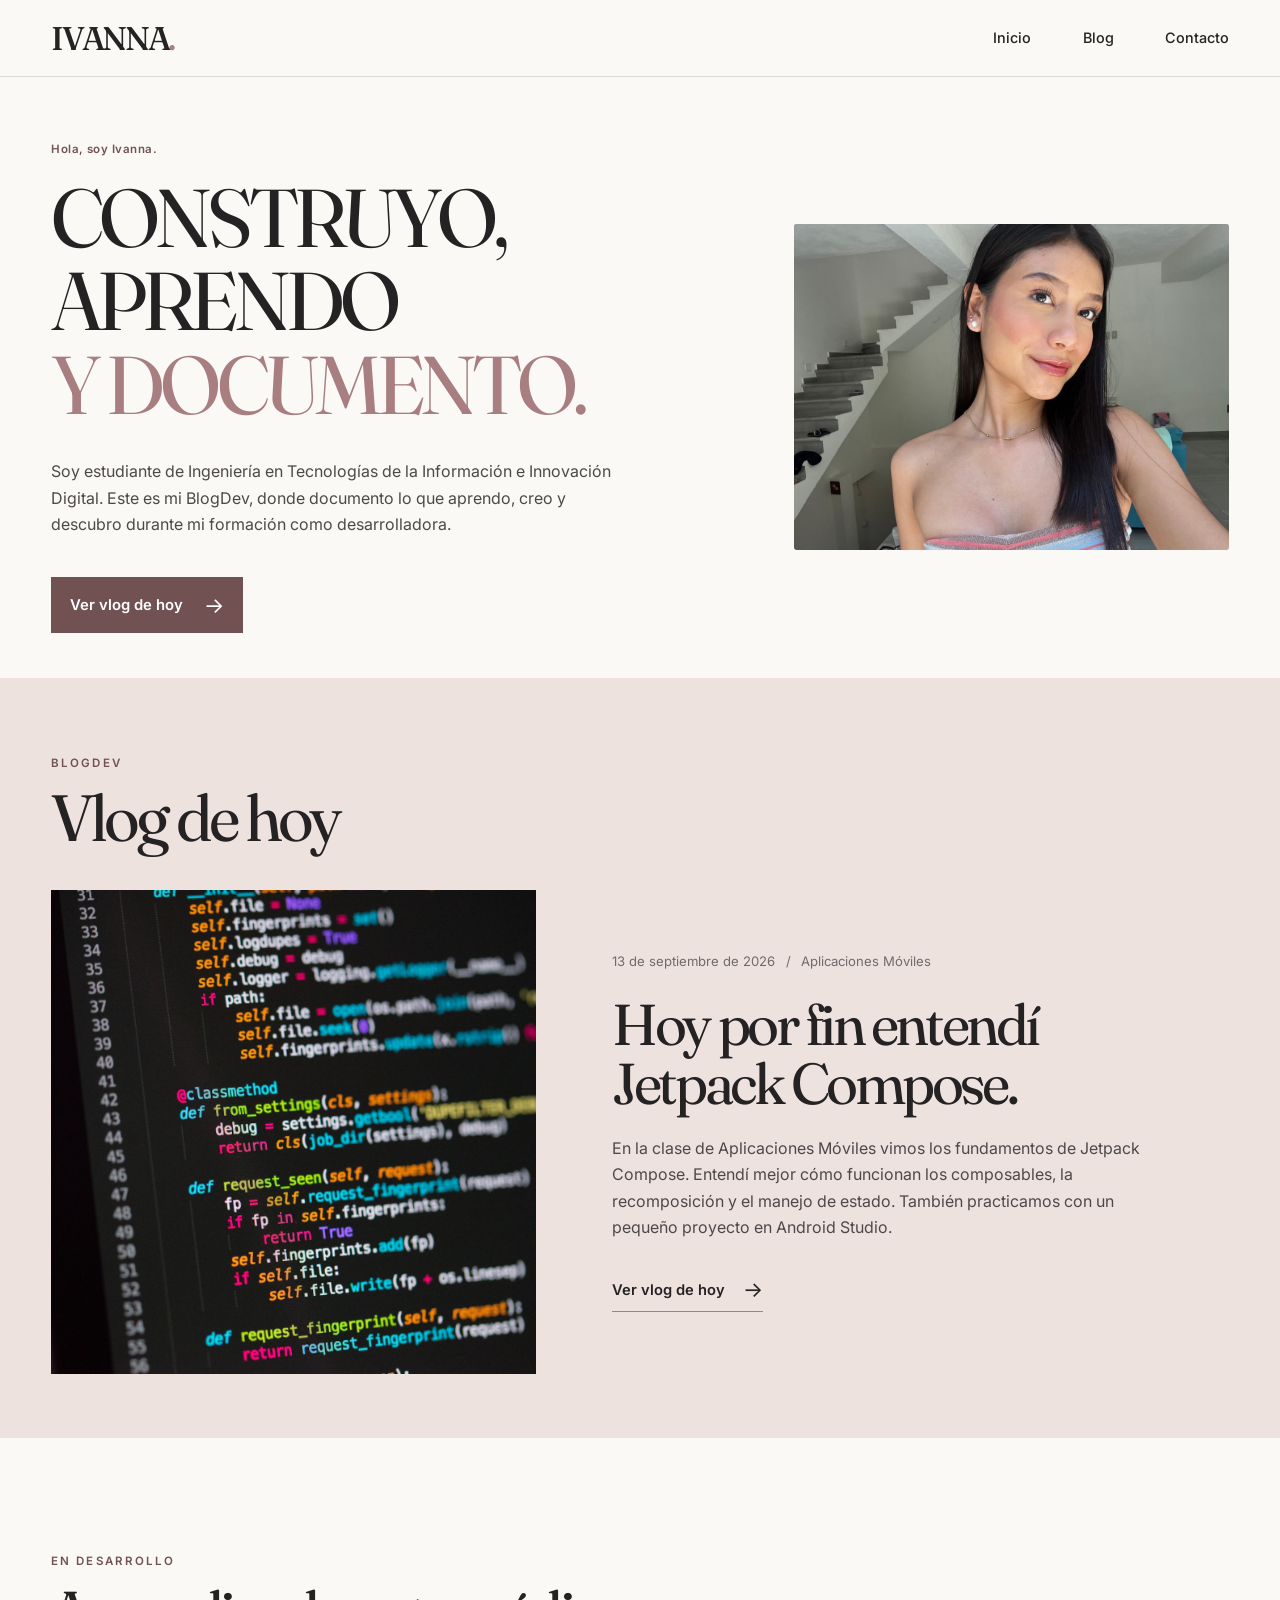
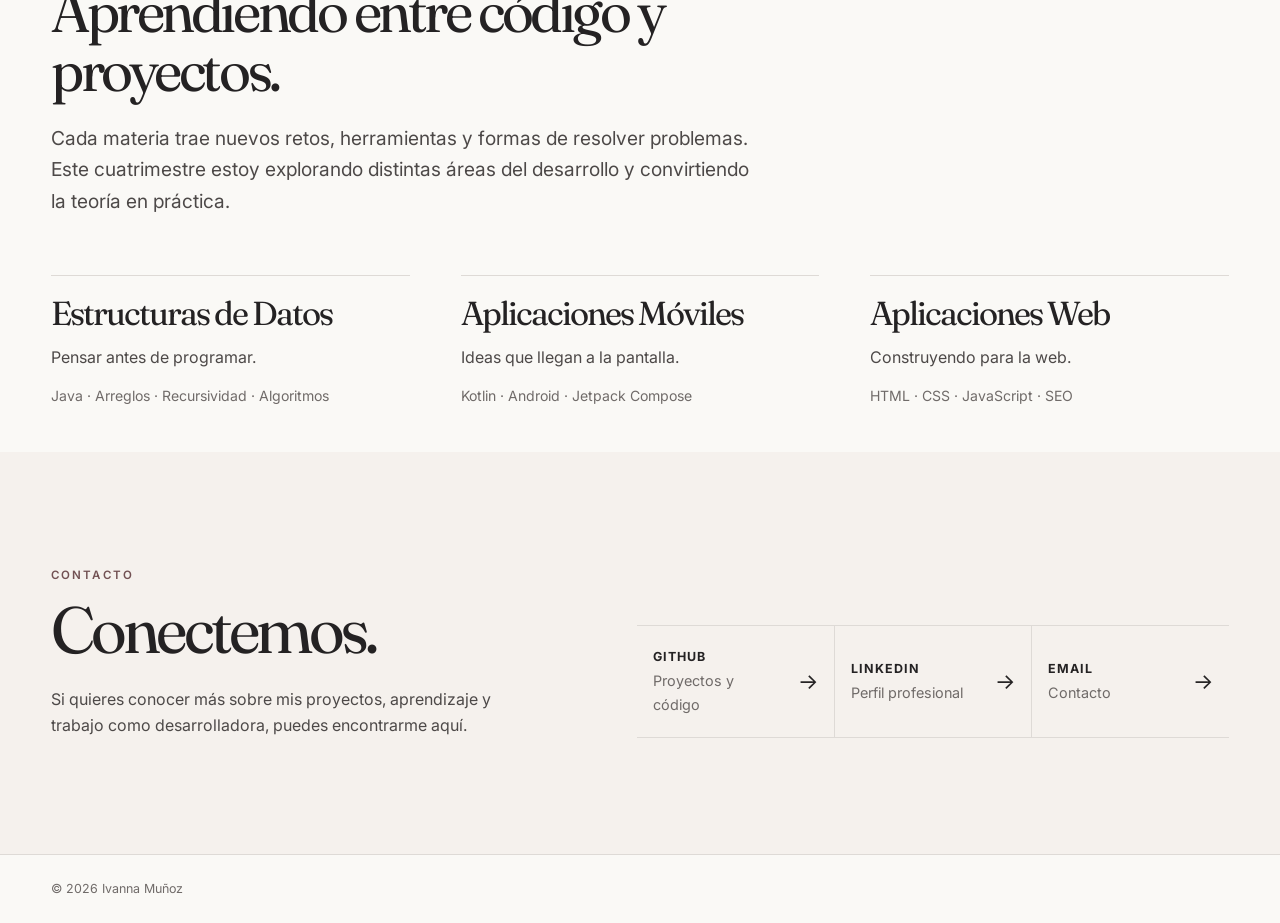
<file: index.html>
<!DOCTYPE html>
<html lang="es">
<head>
  <meta charset="UTF-8">
  <meta name="viewport" content="width=device-width, initial-scale=1.0">
  <meta name="description" content="BlogDev personal de Ivanna, estudiante de Ingeniería en Tecnologías de la Información e Innovación Digital, donde comparte aprendizajes, proyectos y experiencias en desarrollo de software.">
  <meta name="robots" content="index, follow">
  <link rel="canonical" href="https://253423-boop.github.io/blogdev-ivanna/">
  <meta property="og:title" content="Ivanna | BlogDev de Ingeniería y Desarrollo de Software">
  <meta property="og:description" content="BlogDev personal de Ivanna, estudiante de Ingeniería en Tecnologías de la Información e Innovación Digital, donde comparte aprendizajes, proyectos y experiencias en desarrollo de software.">
  <meta property="og:type" content="website">
  <meta property="og:image" content="img/ivanna.jpeg">
  <meta property="og:url" content="https://253423-boop.github.io/blogdev-ivanna/">
  <title>Ivanna | BlogDev de Ingeniería y Desarrollo de Software</title>
  <link rel="icon" href="favicon.ico" sizes="any">
  <link rel="preconnect" href="https://fonts.googleapis.com">
  <link rel="preconnect" href="https://fonts.gstatic.com" crossorigin>
  <link href="https://fonts.googleapis.com/css2?family=Fraunces:opsz,wght@9..144,400;9..144,500&family=Inter:wght@400;500;600&display=swap" rel="stylesheet">
  <link rel="stylesheet" href="css/styles.css">
  <script src="js/main.js" defer></script>
</head>
<body>
  <header class="site-header">
    <div class="site-header__inner">
      <a class="brand" href="#inicio" aria-label="Ivanna, ir al inicio">IVANNA<span>.</span></a>
      <button class="menu-toggle" type="button" aria-label="Abrir menú de navegación" aria-controls="site-navigation" aria-expanded="false">
        <span></span><span></span>
      </button>
      <nav class="site-nav" id="site-navigation" aria-label="Navegación principal">
        <a href="#inicio">Inicio</a>
        <a href="#blog">Blog</a>
        <a href="#contacto">Contacto</a>
      </nav>
    </div>
  </header>

  <main>
    <section class="hero" id="inicio" aria-labelledby="hero-title">
      <div class="hero__inner container">
        <div class="hero__content">
          <p class="eyebrow hero__intro">Hola, soy Ivanna.</p>
          <h1 id="hero-title"><span>Construyo,</span><span>aprendo</span><span>y documento.</span></h1>
          <p class="hero__description">Soy estudiante de Ingeniería en Tecnologías de la Información e Innovación Digital. Este es mi BlogDev, donde documento lo que aprendo, creo y descubro durante mi formación como desarrolladora.</p>
          <a class="button-link" href="blog/jetpack-compose.html">Ver vlog de hoy <span aria-hidden="true">→</span></a>
        </div>
        <figure class="hero__media">
          <img src="img/ivanna.jpeg" width="1176" height="882" alt="Ivanna, estudiante de Ingeniería en Tecnologías de la Información e Innovación Digital" fetchpriority="high">
        </figure>
      </div>
    </section>

    <section class="latest-entry" id="blog" aria-labelledby="latest-title">
      <div class="latest-entry__inner container">
        <div class="section-heading">
          <p class="eyebrow">BlogDev</p>
          <h2 id="latest-title">Vlog de hoy</h2>
        </div>
        <article class="entry-preview">
          <figure class="entry-preview__media">
            <img src="img/jetpack-compose.webp" width="1200" height="1200" alt="Computadora portátil mostrando código durante una sesión de desarrollo" loading="lazy">
          </figure>
          <div class="entry-preview__content">
            <p class="metadata"><time datetime="2026-09-13">13 de septiembre de 2026</time><span aria-hidden="true">/</span> Aplicaciones Móviles</p>
            <h3>Hoy por fin entendí Jetpack Compose.</h3>
            <p>En la clase de Aplicaciones Móviles vimos los fundamentos de Jetpack Compose. Entendí mejor cómo funcionan los composables, la recomposición y el manejo de estado. También practicamos con un pequeño proyecto en Android Studio.</p>
            <a class="text-link" href="blog/jetpack-compose.html">Ver vlog de hoy <span aria-hidden="true">→</span></a>
          </div>
        </article>
      </div>
    </section>

    <section class="development" aria-labelledby="development-title">
      <div class="development__inner container">
        <div class="development__intro">
          <p class="eyebrow">En desarrollo</p>
          <h2 id="development-title">Aprendiendo entre código y proyectos.</h2>
          <p>Cada materia trae nuevos retos, herramientas y formas de resolver problemas. Este cuatrimestre estoy explorando distintas áreas del desarrollo y convirtiendo la teoría en práctica.</p>
        </div>
        <div class="development__areas">
          <article class="development__area">
            <h3>Estructuras de Datos</h3>
            <p>Pensar antes de programar.</p>
            <p>Java · Arreglos · Recursividad · Algoritmos</p>
          </article>
          <article class="development__area">
            <h3>Aplicaciones Móviles</h3>
            <p>Ideas que llegan a la pantalla.</p>
            <p>Kotlin · Android · Jetpack Compose</p>
          </article>
          <article class="development__area">
            <h3>Aplicaciones Web</h3>
            <p>Construyendo para la web.</p>
            <p>HTML · CSS · JavaScript · SEO</p>
          </article>
        </div>
      </div>
    </section>

    <section class="contact" id="contacto" aria-labelledby="contact-title">
      <div class="contact__inner container">
        <div class="contact__intro">
          <p class="eyebrow">Contacto</p>
          <h2 id="contact-title">Conectemos.</h2>
          <p>Si quieres conocer más sobre mis proyectos, aprendizaje y trabajo como desarrolladora, puedes encontrarme aquí.</p>
        </div>
        <address class="contact-links">
          <a href="https://github.com/253423-boop" target="_blank" rel="noopener noreferrer" aria-label="GitHub: proyectos y código">
            <span><strong>GitHub</strong>Proyectos y código</span><b aria-hidden="true">→</b>
          </a>
          <a href="https://www.linkedin.com/in/ivanna-mu%C3%B1oz-hernandez-20373789/" target="_blank" rel="noopener noreferrer" aria-label="LinkedIn: perfil profesional">
            <span><strong>LinkedIn</strong>Perfil profesional</span><b aria-hidden="true">→</b>
          </a>
          <a href="mailto:253423@it2id.upchiapas.edu.mx" aria-label="Email: contacto">
            <span><strong>Email</strong>Contacto</span><b aria-hidden="true">→</b>
          </a>
        </address>
      </div>
    </section>
  </main>

  <footer class="site-footer">
    <div class="container">© 2026 Ivanna Muñoz</div>
  </footer>
</body>
</html>
</file>
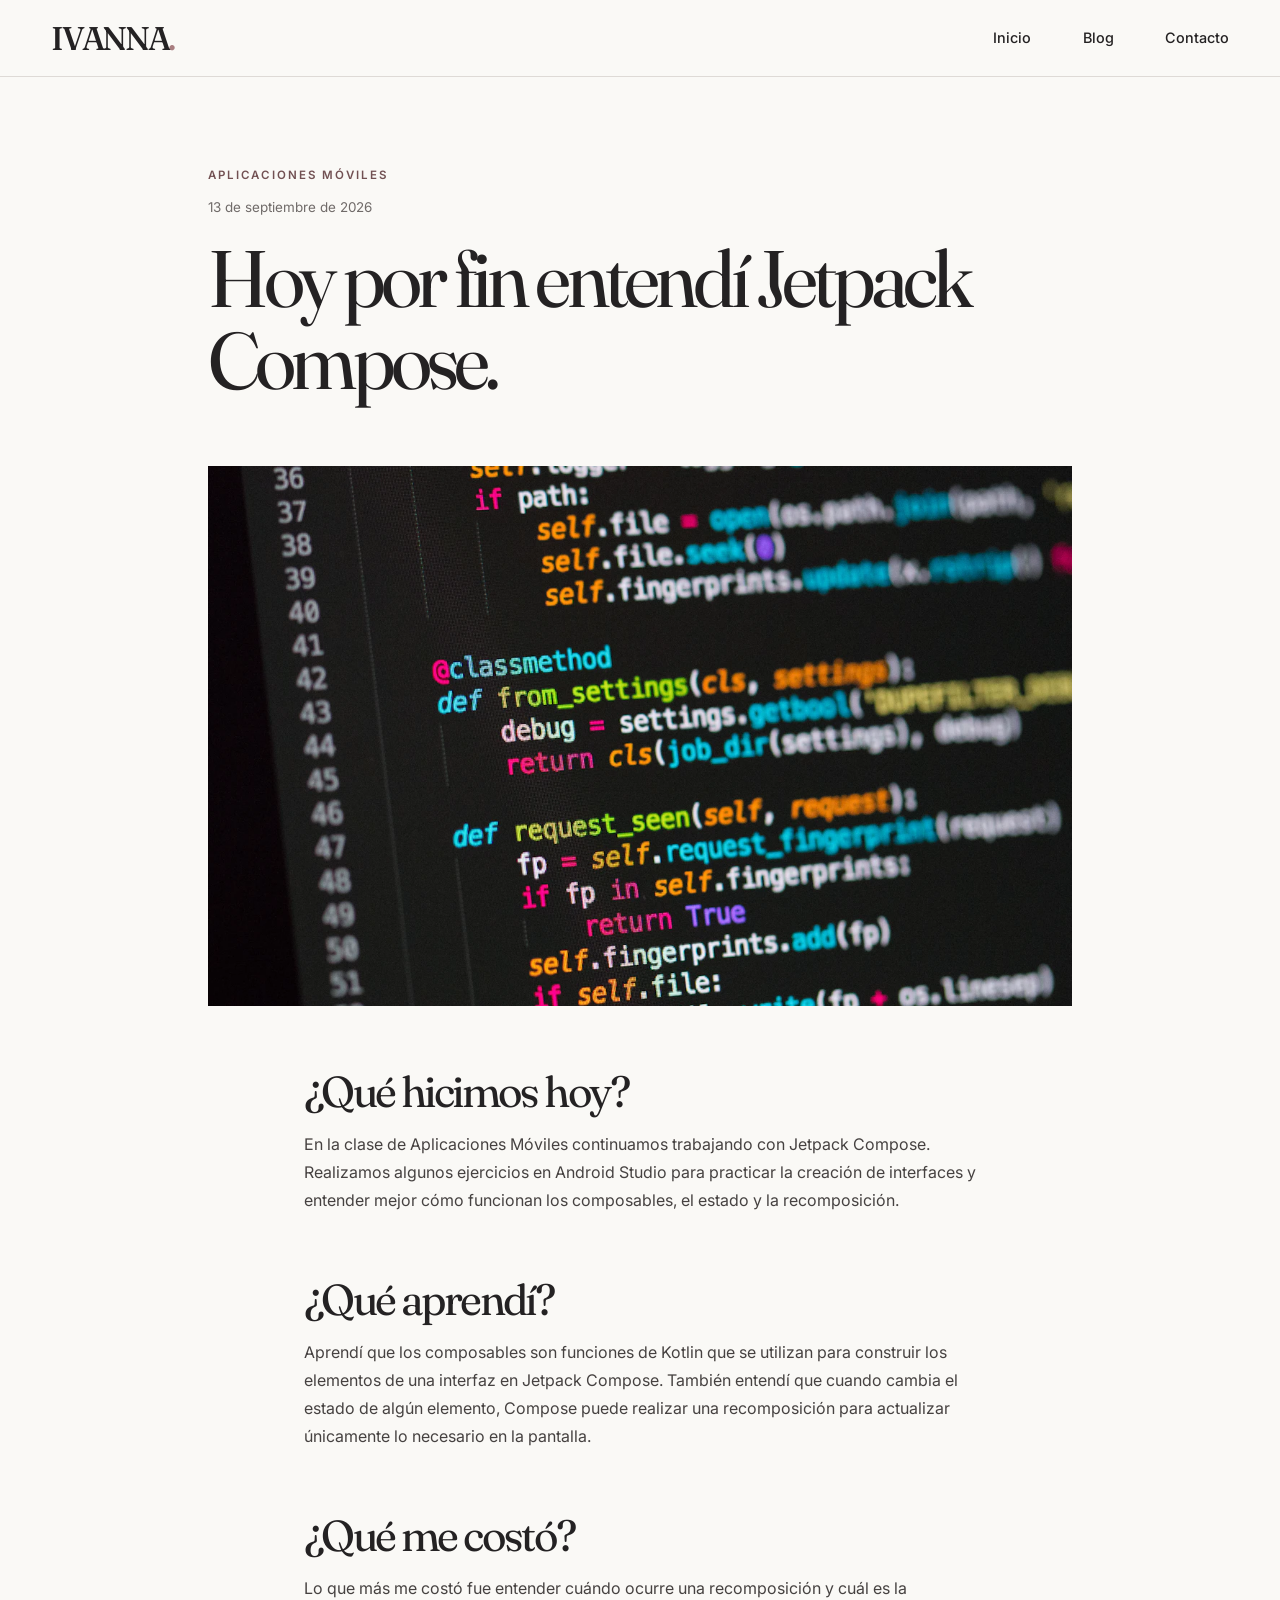
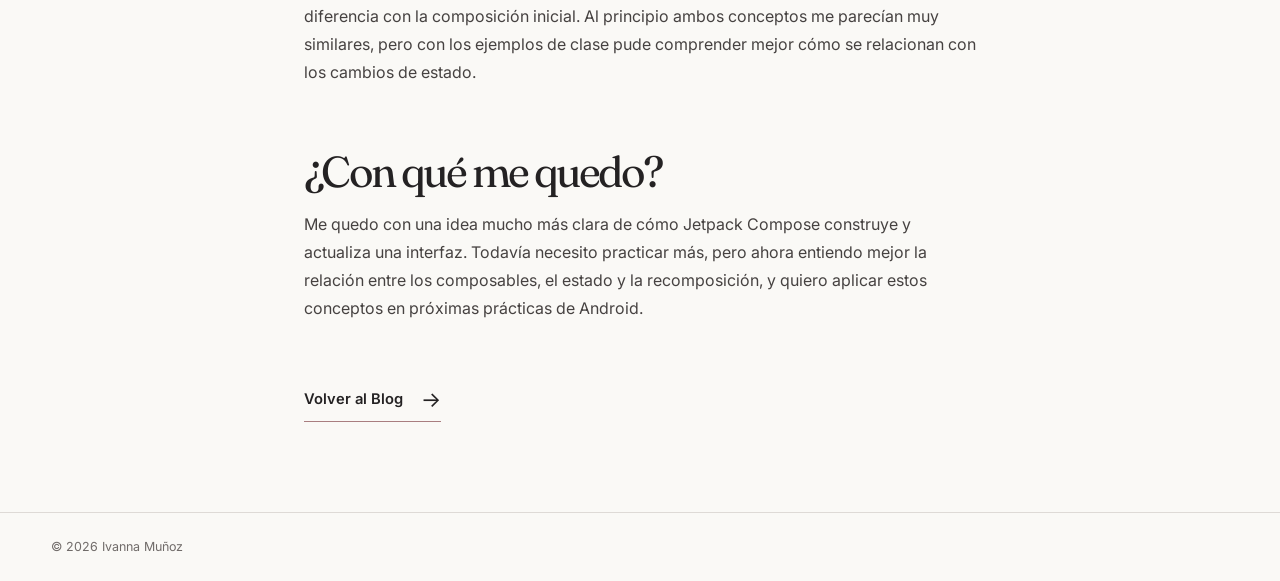
<file: blog/jetpack-compose.html>
<!DOCTYPE html>
<html lang="es">
<head>
  <meta charset="UTF-8">
  <meta name="viewport" content="width=device-width, initial-scale=1.0">
  <meta name="description" content="Mi experiencia aprendiendo los fundamentos de Jetpack Compose en la materia de Aplicaciones Móviles.">
  <meta name="robots" content="index, follow">
  <link rel="canonical" href="https://253423-boop.github.io/blogdev-ivanna/blog/jetpack-compose.html">
  <meta property="og:title" content="Hoy aprendí Jetpack Compose | BlogDev de Ivanna">
  <meta property="og:description" content="Mi experiencia aprendiendo los fundamentos de Jetpack Compose en la materia de Aplicaciones Móviles.">
  <meta property="og:type" content="article">
  <meta property="og:image" content="../img/jetpack-compose.webp">
  <meta property="og:url" content="https://253423-boop.github.io/blogdev-ivanna/blog/jetpack-compose.html">
  <title>Hoy aprendí Jetpack Compose | BlogDev de Ivanna</title>
  <link rel="icon" href="../favicon.ico" sizes="any">
  <link rel="preconnect" href="https://fonts.googleapis.com">
  <link rel="preconnect" href="https://fonts.gstatic.com" crossorigin>
  <link href="https://fonts.googleapis.com/css2?family=Fraunces:opsz,wght@9..144,400;9..144,500&family=Inter:wght@400;500;600&display=swap" rel="stylesheet">
  <link rel="stylesheet" href="../css/styles.css">
  <script src="../js/main.js" defer></script>
</head>
<body>
  <header class="site-header">
    <div class="site-header__inner">
      <a class="brand" href="../index.html#inicio" aria-label="Ivanna, ir al inicio">IVANNA<span>.</span></a>
      <button class="menu-toggle" type="button" aria-label="Abrir menú de navegación" aria-controls="site-navigation" aria-expanded="false">
        <span></span><span></span>
      </button>
      <nav class="site-nav" id="site-navigation" aria-label="Navegación principal">
        <a href="../index.html#inicio">Inicio</a>
        <a href="../index.html#blog">Blog</a>
        <a href="../index.html#contacto">Contacto</a>
      </nav>
    </div>
  </header>

  <main class="article-page container">
    <article class="post">
      <header class="post__header">
        <p class="eyebrow">Aplicaciones Móviles</p>
        <time datetime="2026-09-13">13 de septiembre de 2026</time>
        <h1>Hoy por fin entendí Jetpack Compose.</h1>
      </header>
      <figure class="post__media">
        <img src="../img/jetpack-compose.webp" width="1200" height="1200" alt="Computadora portátil mostrando código durante una sesión de desarrollo" fetchpriority="high">
      </figure>
      <div class="post__body">
        <section aria-labelledby="hicimos">
          <h2 id="hicimos">¿Qué hicimos hoy?</h2>
          <p>En la clase de Aplicaciones Móviles continuamos trabajando con Jetpack Compose. Realizamos algunos ejercicios en Android Studio para practicar la creación de interfaces y entender mejor cómo funcionan los composables, el estado y la recomposición.</p>
        </section>
        <section aria-labelledby="aprendi">
          <h2 id="aprendi">¿Qué aprendí?</h2>
          <p>Aprendí que los composables son funciones de Kotlin que se utilizan para construir los elementos de una interfaz en Jetpack Compose. También entendí que cuando cambia el estado de algún elemento, Compose puede realizar una recomposición para actualizar únicamente lo necesario en la pantalla.</p>
        </section>
        <section aria-labelledby="costo">
          <h2 id="costo">¿Qué me costó?</h2>
          <p>Lo que más me costó fue entender cuándo ocurre una recomposición y cuál es la diferencia con la composición inicial. Al principio ambos conceptos me parecían muy similares, pero con los ejemplos de clase pude comprender mejor cómo se relacionan con los cambios de estado.</p>
        </section>
        <section aria-labelledby="quedo">
          <h2 id="quedo">¿Con qué me quedo?</h2>
          <p>Me quedo con una idea mucho más clara de cómo Jetpack Compose construye y actualiza una interfaz. Todavía necesito practicar más, pero ahora entiendo mejor la relación entre los composables, el estado y la recomposición, y quiero aplicar estos conceptos en próximas prácticas de Android.</p>
        </section>
        <a class="text-link post__back" href="../index.html#blog">Volver al Blog <span aria-hidden="true">→</span></a>
      </div>
    </article>
  </main>

  <footer class="site-footer">
    <div class="container">© 2026 Ivanna Muñoz</div>
  </footer>
</body>
</html>
</file>
<file: css/styles.css>
:root {
  --ivory: #faf9f6;
  --charcoal: #242223;
  --clay: #a97e80;
  --clay-dark: #725153;
  --blush: #eee2df;
  --muted: #706b69;
  --line: #dedad6;
  --font-display: "Fraunces", Georgia, serif;
  --font-body: "Inter", Arial, sans-serif;
  --page-gutter: clamp(1.25rem, 4vw, 3.5rem);
  --section-space: clamp(4.5rem, 9vw, 8.5rem);
  --content-width: 75rem;
}

* { box-sizing: border-box; }
html { scroll-behavior: smooth; }

body {
  margin: 0;
  background: var(--ivory);
  color: var(--charcoal);
  font-family: var(--font-body);
  font-size: 1rem;
  line-height: 1.65;
}

img { display: block; width: 100%; max-width: 100%; height: auto; }
a { color: inherit; text-decoration: none; }

:focus-visible {
  outline: 2px solid var(--clay-dark);
  outline-offset: 4px;
}

.container {
  width: 100%;
  max-width: calc(var(--content-width) + var(--page-gutter) + var(--page-gutter));
  margin-inline: auto;
  padding-inline: var(--page-gutter);
}

.site-header {
  position: relative;
  z-index: 2;
  border-bottom: 1px solid var(--line);
  background: var(--ivory);
}

.site-header__inner {
  display: flex;
  position: relative;
  align-items: center;
  justify-content: space-between;
  width: 100%;
  max-width: calc(var(--content-width) + var(--page-gutter) + var(--page-gutter));
  padding-inline: var(--page-gutter);
  min-height: 4.75rem;
  margin-inline: auto;
}

.brand {
  font-family: var(--font-display);
  font-size: clamp(1.55rem, 3vw, 2.05rem);
  font-weight: 500;
  letter-spacing: -0.07em;
  line-height: 1;
}

.brand span { color: var(--clay); }
.site-nav { display: flex; align-items: center; gap: clamp(1.5rem, 4vw, 3.25rem); }

.site-nav a {
  display: inline-flex;
  align-items: center;
  min-height: 2.75rem;
  border-bottom: 1px solid transparent;
  font-size: 0.9rem;
  font-weight: 500;
  transition: border-color 180ms ease, color 180ms ease;
}

.site-nav a:hover { border-color: var(--clay); color: var(--clay-dark); }

.menu-toggle {
  display: none;
  width: 2.75rem;
  height: 2.75rem;
  padding: 0.7rem;
  border: 0;
  background: transparent;
  color: var(--charcoal);
  cursor: pointer;
}

.menu-toggle span { display: block; width: 100%; height: 1px; margin-block: 0.32rem; background: currentColor; }

h1, h2, h3 {
  margin: 0;
  font-family: var(--font-display);
  font-weight: 400;
  letter-spacing: -0.06em;
  line-height: 1.02;
}

.eyebrow {
  margin: 0 0 0.85rem;
  color: var(--clay-dark);
  font-size: 0.72rem;
  font-weight: 600;
  letter-spacing: 0.18em;
  line-height: 1.4;
  text-transform: uppercase;
}

.hero { padding-block: clamp(2.5rem, 5vw, 4.5rem) clamp(2.5rem, 3.5vw, 3rem); }

.hero__inner { display: grid; align-items: center; gap: clamp(2.25rem, 7vw, 6.5rem); }
.hero__content { min-width: 0; max-width: 42rem; }
.hero__intro { margin-bottom: 1.15rem; text-transform: none; letter-spacing: 0.04em; }

.hero h1 { font-size: clamp(3rem, 6.4vw, 5.5rem); text-transform: uppercase; }
.hero h1 span { display: block; }
.hero h1 span:last-child { color: var(--clay); }

.hero__description {
  max-width: 35rem;
  margin: clamp(1.5rem, 3vw, 2rem) 0 0;
  color: #4d4948;
  font-size: clamp(1rem, 1.25vw, 1.08rem);
}

.hero__media {
  margin: 0;
  overflow: hidden;
  border-radius: 0.15rem;
  background: var(--blush);
}

.hero__media img { aspect-ratio: 4 / 3; object-fit: cover; object-position: center; }

.button-link {
  display: inline-flex;
  align-items: center;
  gap: 1.35rem;
  min-height: 3.5rem;
  margin-top: clamp(1.75rem, 4vw, 2.5rem);
  padding: 0.75rem 1.15rem;
  background: var(--clay-dark);
  color: #fff;
  font-size: 0.93rem;
  font-weight: 600;
  transition: background-color 180ms ease, transform 180ms ease;
}

.button-link span, .text-link span { font-size: 1.45em; font-weight: 400; line-height: 1; transition: transform 180ms ease; }
.button-link:hover { background: var(--charcoal); transform: translateY(-2px); }
.button-link:hover span, .text-link:hover span { transform: translateX(0.2rem); }

.latest-entry {
  padding-top: clamp(3.75rem, 6vw, 5.5rem);
  padding-bottom: clamp(3rem, 5vw, 4.5rem);
  background: var(--blush);
}
.section-heading { margin-bottom: clamp(1.75rem, 3vw, 2.75rem); }
.section-heading h2, .contact h2 { font-size: clamp(2.65rem, 5.1vw, 4.15rem); }

.entry-preview { display: grid; align-items: center; gap: clamp(2rem, 6vw, 6rem); }
.entry-preview__media { margin: 0; overflow: hidden; background: #e2d4d0; }
.entry-preview__media img { aspect-ratio: 1 / 1; object-fit: cover; }
.entry-preview__content { min-width: 0; max-width: 35rem; }

.metadata {
  display: flex;
  flex-wrap: wrap;
  gap: 0.65rem;
  margin: 0;
  color: var(--muted);
  font-size: 0.82rem;
}

.entry-preview h3 { margin-top: 1.45rem; font-size: clamp(2.25rem, 4.5vw, 3.65rem); }
.entry-preview__content > p:not(.metadata) { margin: 1.35rem 0 0; color: #4d4948; font-size: clamp(1rem, 1.2vw, 1.06rem); }

.text-link {
  display: inline-flex;
  align-items: center;
  gap: 1.1rem;
  min-height: 2.75rem;
  margin-top: 1.75rem;
  border-bottom: 1px solid var(--clay);
  color: var(--charcoal);
  font-size: 0.92rem;
  font-weight: 600;
  transition: border-color 180ms ease, color 180ms ease;
}

.text-link:hover { border-color: var(--charcoal); color: var(--clay-dark); }

.development {
  padding-top: var(--section-space);
  padding-bottom: clamp(2.5rem, 3.5vw, 3rem);
}
.development__intro { max-width: 48rem; }
.development h2 { margin: 0; font-size: clamp(2.35rem, 4.5vw, 4.15rem); }
.development__intro > p:last-child { max-width: 44rem; margin: 1.4rem 0 0; color: #4d4948; font-size: clamp(1.05rem, 1.5vw, 1.22rem); }

.development__areas {
  display: grid;
  gap: 2rem;
  margin-top: clamp(2.1rem, 4.5vw, 3.75rem);
}

.development__area { padding-top: 1.25rem; border-top: 1px solid var(--line); }
.development__area h3 { font-size: clamp(1.65rem, 2.6vw, 2.2rem); }
.development__area p { margin: 0.85rem 0 0; color: #4d4948; }
.development__area p:last-child { color: var(--muted); font-size: 0.88rem; }

.contact { padding-block: var(--section-space); background: #f5f1ed; }
.contact__inner {
  display: grid;
  width: 100%;
  max-width: calc(var(--content-width) + var(--page-gutter) + var(--page-gutter));
  margin-inline: auto;
  padding-inline: var(--page-gutter);
  gap: 2.75rem;
}
.contact__intro { max-width: 34rem; }
.contact__intro > p:last-child { margin: 1.4rem 0 0; color: #4d4948; }

.contact-links {
  display: grid;
  margin: 0;
  border-top: 1px solid var(--line);
  font-style: normal;
}

.contact-links a {
  display: flex;
  align-items: center;
  justify-content: space-between;
  gap: 1rem;
  min-height: 5.65rem;
  padding-inline: 0.15rem;
  border-bottom: 1px solid var(--line);
  transition: background-color 180ms ease, color 180ms ease, padding 180ms ease;
}

.contact-links a:hover { padding-inline: 0.55rem; background: var(--blush); color: var(--clay-dark); }
.contact-links span { display: grid; min-width: 0; gap: 0.08rem; overflow-wrap: anywhere; }
.contact-links strong { font-size: 0.78rem; letter-spacing: 0.08em; text-transform: uppercase; }
.contact-links span { color: var(--muted); font-size: 0.9rem; }
.contact-links strong { color: var(--charcoal); }
.contact-links a:hover strong { color: var(--clay-dark); }
.contact-links b { font-size: 1.35rem; font-weight: 400; transition: transform 180ms ease; }
.contact-links a:hover b { transform: translateX(0.2rem); }

.site-footer { padding-block: 1.5rem; border-top: 1px solid var(--line); color: var(--muted); font-size: 0.78rem; }

.article-page { padding-block: clamp(3rem, 7vw, 6.25rem); }
.post { min-width: 0; max-width: 54rem; margin-inline: auto; }
.post__header { min-width: 0; max-width: 50rem; }
.post__header time { display: block; margin-bottom: 1.25rem; color: var(--muted); font-size: 0.84rem; }
.post h1 { max-width: 50rem; font-size: clamp(3rem, 6.5vw, 5rem); }
.post__media { margin: clamp(2rem, 5vw, 4rem) 0; overflow: hidden; background: var(--blush); }
.post__media img { aspect-ratio: 16 / 10; object-fit: cover; }
.post__body { min-width: 0; max-width: 42rem; margin-inline: auto; }
.post__body section + section { margin-top: clamp(2.5rem, 5vw, 4rem); }
.post__body h2 { font-size: clamp(2rem, 3.6vw, 2.7rem); }
.post__body p { margin: 1rem 0 0; color: #464241; font-size: clamp(1rem, 1.25vw, 1.08rem); line-height: 1.75; }
.post__back { margin-top: 3.5rem; }

@media (min-width: 60rem) {
  .hero__inner { grid-template-columns: minmax(0, 1.2fr) minmax(20rem, 0.8fr); }
  .entry-preview { grid-template-columns: minmax(18rem, 0.88fr) minmax(0, 1.12fr); }
  .development__areas { grid-template-columns: repeat(3, minmax(0, 1fr)); gap: clamp(2rem, 4vw, 4rem); }
  .contact__inner { grid-template-columns: minmax(0, 0.9fr) minmax(24rem, 1.1fr); column-gap: clamp(3rem, 8vw, 7rem); align-items: end; }
  .contact-links { grid-template-columns: repeat(3, 1fr); }
  .contact-links a { min-height: 7rem; padding: 0.8rem 1rem; border-right: 1px solid var(--line); }
  .contact-links a:last-child { border-right: 0; }
  .contact-links a:hover { padding-inline: 1rem; transform: translateY(-0.15rem); }
}

@media (min-width: 48rem) and (max-width: 59.99rem) {
  :root { --page-gutter: clamp(2rem, 5vw, 3rem); }

  .hero__inner, .entry-preview { gap: clamp(2.75rem, 7vw, 3.5rem); }
  .hero__media { max-width: 38rem; margin-inline: auto; }
  .entry-preview__media { max-width: 34rem; margin-inline: auto; }
  .contact__inner { gap: 3rem; }
}

/* Instructor test viewport: 720px wide by 1600px high, with normal document scrolling. */
@media (min-width: 43rem) and (max-width: 720px) {
  :root { --page-gutter: 2rem; }

  .site-header__inner { min-height: 5rem; }
  .hero { padding-block: 3rem; }
  .hero__inner, .entry-preview { gap: 3rem; }
  .hero__media { max-width: 38rem; margin-inline: auto; }
  .entry-preview__media { max-width: 34rem; margin-inline: auto; }
  .contact__inner { gap: 3rem; }
  .site-footer { padding-block: 1.75rem; }
}

@media (max-width: 47.99rem) {
  :root { --section-space: clamp(3.5rem, 12vw, 4.5rem); }

  .hero h1 { font-size: clamp(2.6rem, 10vw, 2.7rem); }
  .button-link { min-height: 3.25rem; padding: 0.65rem 1rem; }
  .entry-preview__media img { aspect-ratio: 4 / 3; }
  .development__areas { gap: 1.75rem; }
  .development__area { padding-top: 1rem; }
  .development__area p { margin-top: 0.7rem; }

  .menu-toggle { display: block; }
  .site-header:not(.site-header--menu-ready) .site-header__inner { flex-wrap: wrap; padding-block: 0.5rem; }
  .site-header:not(.site-header--menu-ready) .site-nav { justify-content: space-between; width: 100%; gap: 0.5rem; }
  .site-header--menu-ready .site-nav {
    display: none;
    position: absolute;
    z-index: 1;
    top: calc(100% + 1px);
    right: 0;
    left: 0;
    align-items: stretch;
    gap: 0;
    padding: 0.7rem var(--page-gutter) 1rem;
    border-bottom: 1px solid var(--line);
    background: var(--ivory);
  }
  .site-header--menu-ready.site-header--menu-open .site-nav { display: grid; }
  .site-nav a { padding-inline: 0.25rem; border-bottom: 1px solid var(--line); }
  .site-nav a:last-child { border-bottom: 0; }
}

@media (max-width: 22.5rem) {
  .hero h1 { font-size: clamp(1.75rem, 9vw, 2.7rem); letter-spacing: -0.075em; }
  .post h1 { font-size: clamp(2rem, 10vw, 3rem); }
}

@media (prefers-reduced-motion: reduce) {
  html { scroll-behavior: auto; }
  *, *::before, *::after { transition-duration: 0.01ms !important; animation-duration: 0.01ms !important; animation-iteration-count: 1 !important; }
}
</file>
